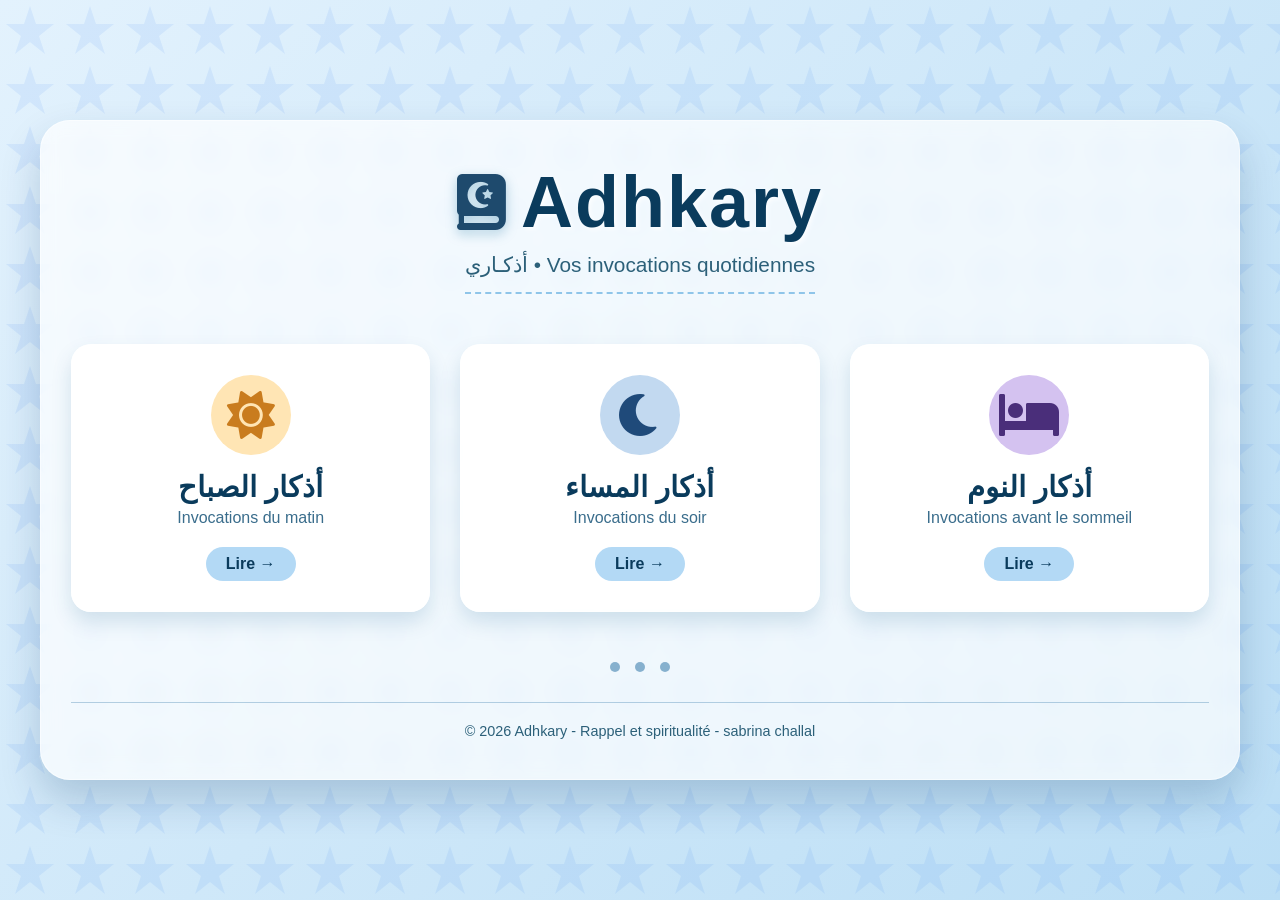
<file: index.html>
<!DOCTYPE html>
<html lang="fr">

<head>
    <meta charset="UTF-8">
    <meta name="viewport" content="width=device-width, initial-scale=1.0">
    <title>Adhkary - Vos invocations quotidiennes</title>
    <link rel="stylesheet" href="style.css">
    <link rel="shortcut icon" href="https://img.icons8.com/ios-filled/50/000000/quran.png">
    <!-- Font Awesome for icons -->
    <link rel="stylesheet" href="https://cdnjs.cloudflare.com/ajax/libs/font-awesome/6.0.0-beta3/css/all.min.css">
</head>

<body>
    <div class="container">
        <header>
            <div class="logo-container">
                <i class="fas fa-quran logo-icon"></i>
                <h1 class="site-title">Adhkary</h1>
            </div>
            <p class="subtitle">أذكـاري • Vos invocations quotidiennes</p>
        </header>

        <main>
            <div class="cards-grid">
                <a href="adhkarmorning.html" class="card morning">
                    <div class="card-icon">
                        <i class="fas fa-sun"></i>
                    </div>
                    <h2>أذكار الصباح</h2>
                    <p>Invocations du matin</p>
                    <span class="card-footer">Lire →</span>
                </a>

                <a href="adhkarnight.html" class="card night">
                    <div class="card-icon">
                        <i class="fas fa-moon"></i>
                    </div>
                    <h2>أذكار المساء</h2>
                    <p>Invocations du soir</p>
                    <span class="card-footer">Lire →</span>
                </a>

                <a href="adhkarsleep.html" class="card sleep">
                    <div class="card-icon">
                        <i class="fas fa-bed"></i>
                    </div>
                    <h2>أذكار النوم</h2>
                    <p>Invocations avant le sommeil</p>
                    <span class="card-footer">Lire →</span>
                </a>
            </div>

            <div class="decorative-line">
                <span class="circle"></span>
                <span class="circle"></span>
                <span class="circle"></span>
            </div>
        </main>

        <footer>
            <p>© 2026 Adhkary - Rappel et spiritualité - sabrina challal</p>
        </footer>
    </div>
</body>

</html>
</file>
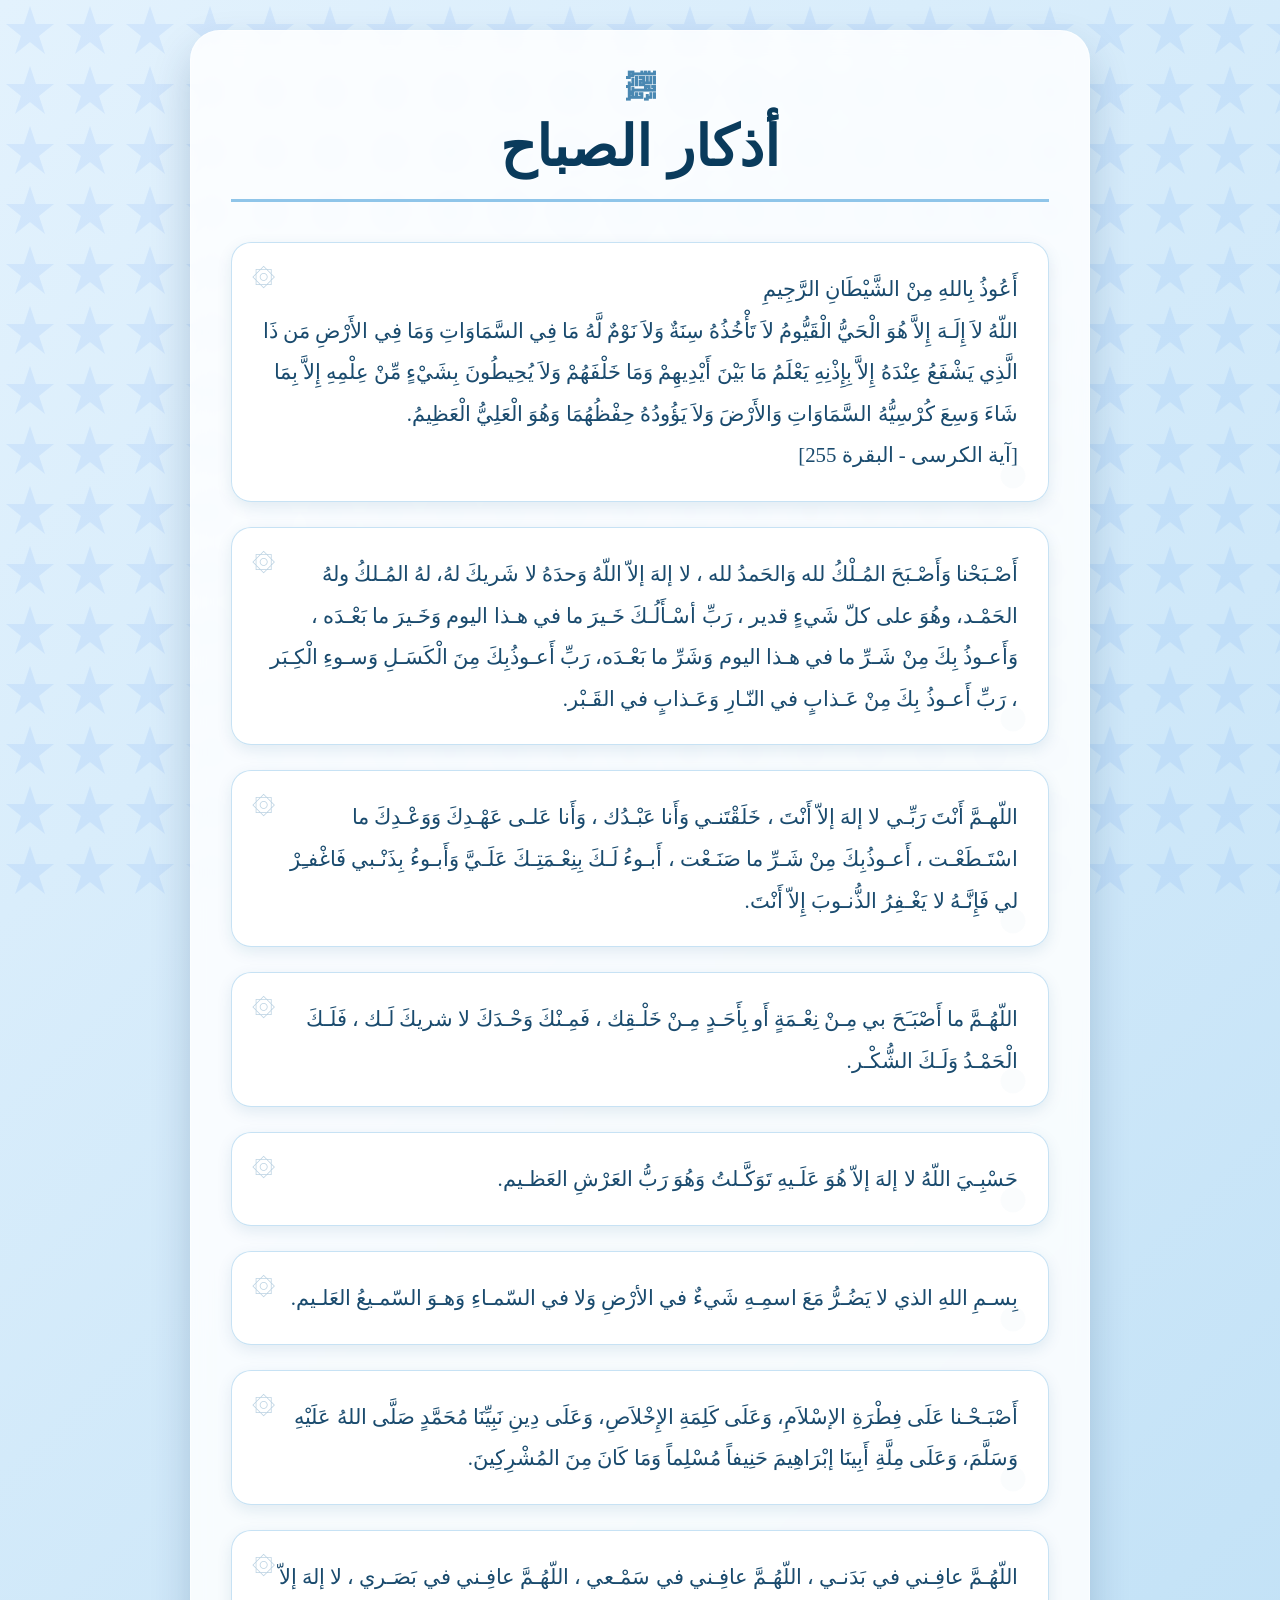
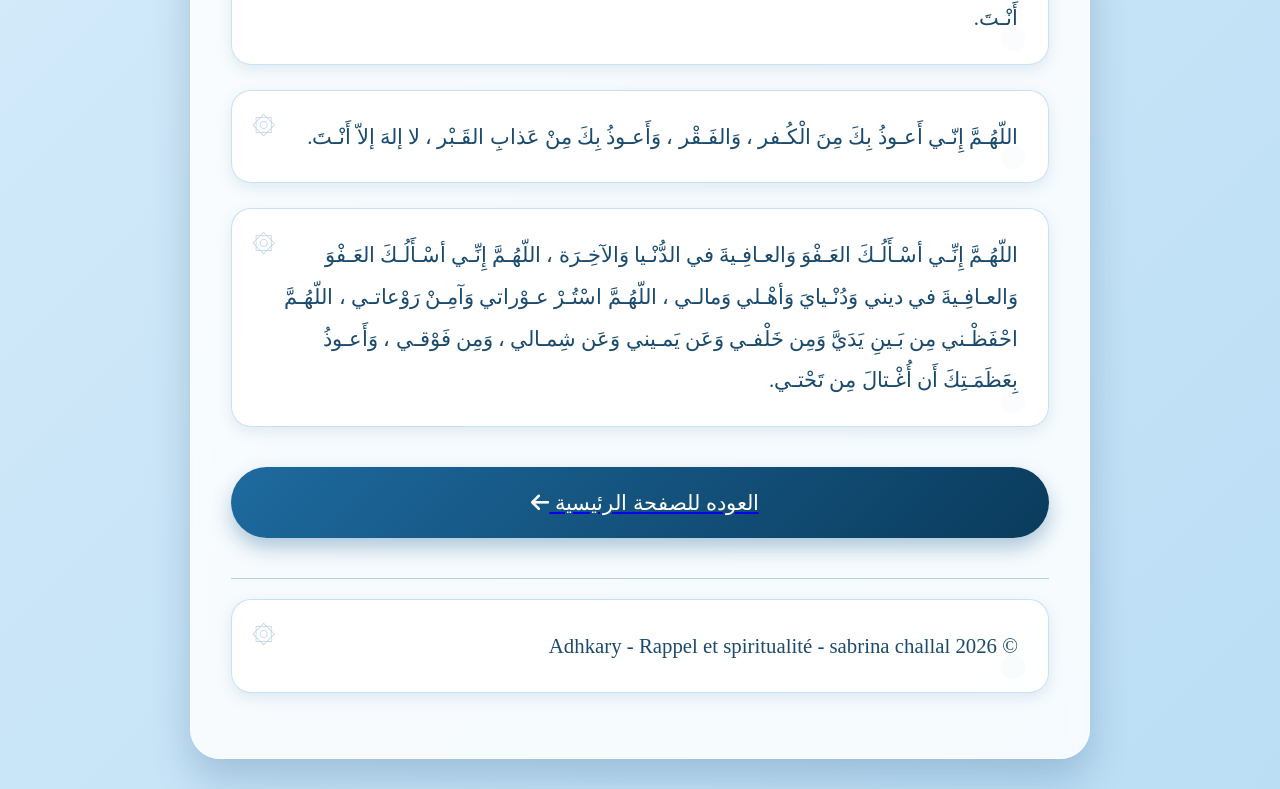
<file: adhkarmorning.html>
<!DOCTYPE html>
<html lang="fr">

<head>
    <meta charset="UTF-8">
    <meta name="viewport" content="width=device-width, initial-scale=1.0">
    <title>Adhkary - أذكار الصباح</title>
    <link rel="stylesheet" href="style1.css">
    <link rel="shortcut icon" href="https://img.icons8.com/ios-filled/50/000000/quran.png">
    <!-- Font Awesome for icons -->
    <link rel="stylesheet" href="https://cdnjs.cloudflare.com/ajax/libs/font-awesome/6.0.0-beta3/css/all.min.css">
</head>

<body>
    <div class="container">
        <h1>أذكار الصباح</h1>

        <p>أَعُوذُ بِاللهِ مِنْ الشَّيْطَانِ الرَّجِيمِ<br>
            اللّهُ لاَ إِلَـهَ إِلاَّ هُوَ الْحَيُّ الْقَيُّومُ لاَ تَأْخُذُهُ سِنَةٌ وَلاَ نَوْمٌ لَّهُ مَا فِي
            السَّمَاوَاتِ وَمَا فِي الأَرْضِ مَن ذَا الَّذِي يَشْفَعُ عِنْدَهُ إِلاَّ بِإِذْنِهِ يَعْلَمُ مَا بَيْنَ
            أَيْدِيهِمْ وَمَا خَلْفَهُمْ وَلاَ يُحِيطُونَ بِشَيْءٍ مِّنْ عِلْمِهِ إِلاَّ بِمَا شَاءَ وَسِعَ كُرْسِيُّهُ
            السَّمَاوَاتِ وَالأَرْضَ وَلاَ يَؤُودُهُ حِفْظُهُمَا وَهُوَ الْعَلِيُّ الْعَظِيمُ.<br>
            [آية الكرسى - البقرة 255]</p>

        <p>أَصْـبَحْنا وَأَصْـبَحَ المُـلْكُ لله وَالحَمدُ لله ، لا إلهَ إلاّ اللّهُ وَحدَهُ لا شَريكَ لهُ، لهُ المُـلكُ
            ولهُ الحَمْـد، وهُوَ على كلّ شَيءٍ قدير ، رَبِّ أسْـأَلُـكَ خَـيرَ ما في هـذا اليوم وَخَـيرَ ما بَعْـدَه ،
            وَأَعـوذُ بِكَ مِنْ شَـرِّ ما في هـذا اليوم وَشَرِّ ما بَعْـدَه، رَبِّ أَعـوذُبِكَ مِنَ الْكَسَـلِ وَسـوءِ
            الْكِـبَر ، رَبِّ أَعـوذُ بِكَ مِنْ عَـذابٍ في النّـارِ وَعَـذابٍ في القَـبْر.</p>

        <p>اللّهـمَّ أَنْتَ رَبِّـي لا إلهَ إلاّ أَنْتَ ، خَلَقْتَنـي وَأَنا عَبْـدُك ، وَأَنا عَلـى عَهْـدِكَ
            وَوَعْـدِكَ ما اسْتَـطَعْـت ، أَعـوذُبِكَ مِنْ شَـرِّ ما صَنَـعْت ، أَبـوءُ لَـكَ بِنِعْـمَتِـكَ عَلَـيَّ
            وَأَبـوءُ بِذَنْـبي فَاغْفـِرْ لي فَإِنَّـهُ لا يَغْـفِرُ الذُّنـوبَ إِلاّ أَنْتَ.</p>

        <p>اللّهُـمَّ ما أَصْبَـَحَ بي مِـنْ نِعْـمَةٍ أَو بِأَحَـدٍ مِـنْ خَلْـقِك ، فَمِـنْكَ وَحْـدَكَ لا شريكَ لَـك
            ، فَلَـكَ الْحَمْـدُ وَلَـكَ الشُّكْـر.</p>

        <p>حَسْبِـيَ اللّهُ لا إلهَ إلاّ هُوَ عَلَـيهِ تَوَكَّـلتُ وَهُوَ رَبُّ العَرْشِ العَظـيم.</p>

        <p>بِسـمِ اللهِ الذي لا يَضُـرُّ مَعَ اسمِـهِ شَيءٌ في الأرْضِ وَلا في السّمـاءِ وَهـوَ السّمـيعُ العَلـيم.</p>

        <p>أَصْبَـحْـنا عَلَى فِطْرَةِ الإسْلاَمِ، وَعَلَى كَلِمَةِ الإِخْلاَصِ، وَعَلَى دِينِ نَبِيِّنَا مُحَمَّدٍ
            صَلَّى اللهُ عَلَيْهِ وَسَلَّمَ، وَعَلَى مِلَّةِ أَبِينَا إبْرَاهِيمَ حَنِيفاً مُسْلِماً وَمَا كَانَ مِنَ
            المُشْرِكِينَ.</p>

        <p>اللّهُـمَّ عافِـني في بَدَنـي ، اللّهُـمَّ عافِـني في سَمْـعي ، اللّهُـمَّ عافِـني في بَصَـري ، لا إلهَ إلاّ
            أَنْـتَ.</p>

        <p>اللّهُـمَّ إِنّـي أَعـوذُ بِكَ مِنَ الْكُـفر ، وَالفَـقْر ، وَأَعـوذُ بِكَ مِنْ عَذابِ القَـبْر ، لا إلهَ
            إلاّ أَنْـتَ.</p>

        <p>اللّهُـمَّ إِنِّـي أسْـأَلُـكَ العَـفْوَ وَالعـافِـيةَ في الدُّنْـيا وَالآخِـرَة ، اللّهُـمَّ إِنِّـي
            أسْـأَلُـكَ العَـفْوَ وَالعـافِـيةَ في ديني وَدُنْـيايَ وَأهْـلي وَمالـي ، اللّهُـمَّ اسْتُـرْ عـوْراتي
            وَآمِـنْ رَوْعاتـي ، اللّهُـمَّ احْفَظْـني مِن بَـينِ يَدَيَّ وَمِن خَلْفـي وَعَن يَمـيني وَعَن شِمـالي ،
            وَمِن فَوْقـي ، وَأَعـوذُ بِعَظَمَـتِكَ أَن أُغْـتالَ مِن تَحْتـي.</p>

        <a href="index.html">
            <p id="ex1"><i class="fas fa-arrow-left" style="margin-left: 10px;"></i> العوده للصفحة الرئيسية</p>
        </a>

        <footer>
            <p>© 2026 Adhkary - Rappel et spiritualité - sabrina challal</p>
        </footer>
    </div>
</body>

</html>
</file>
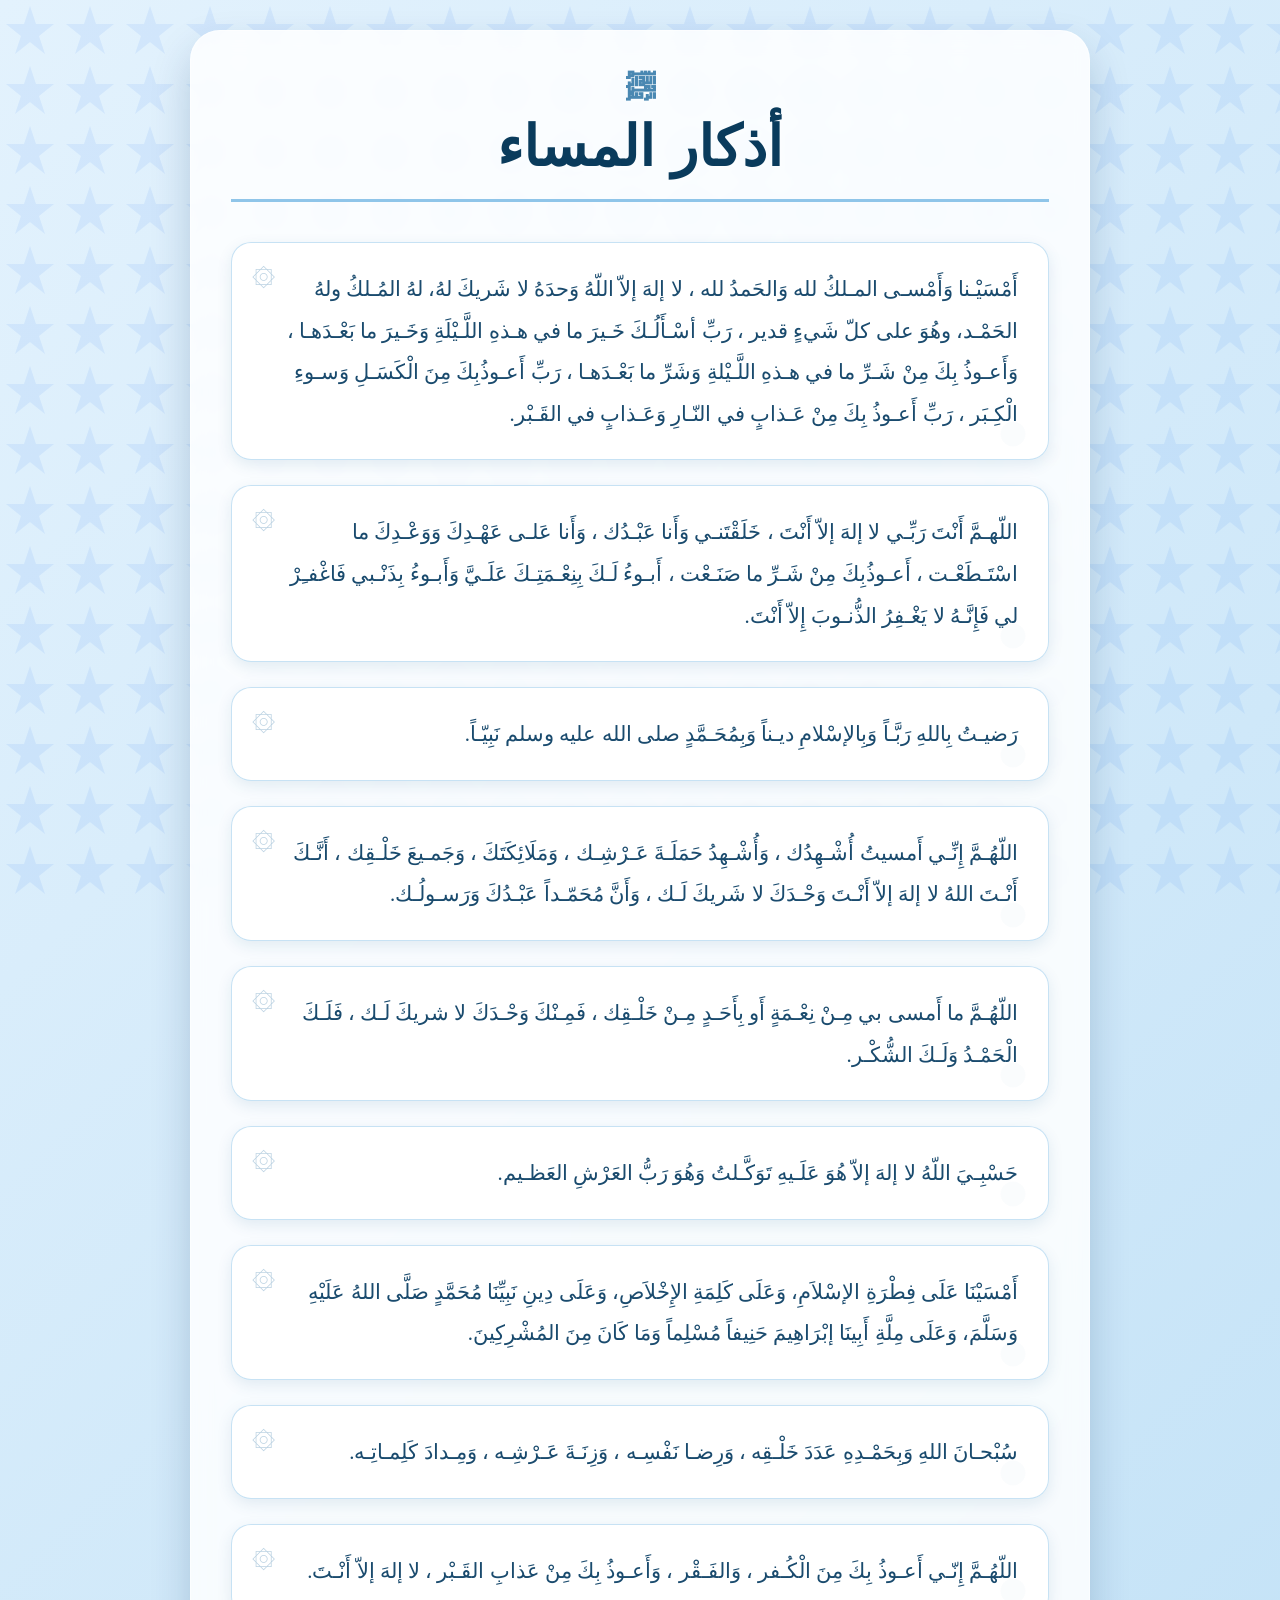
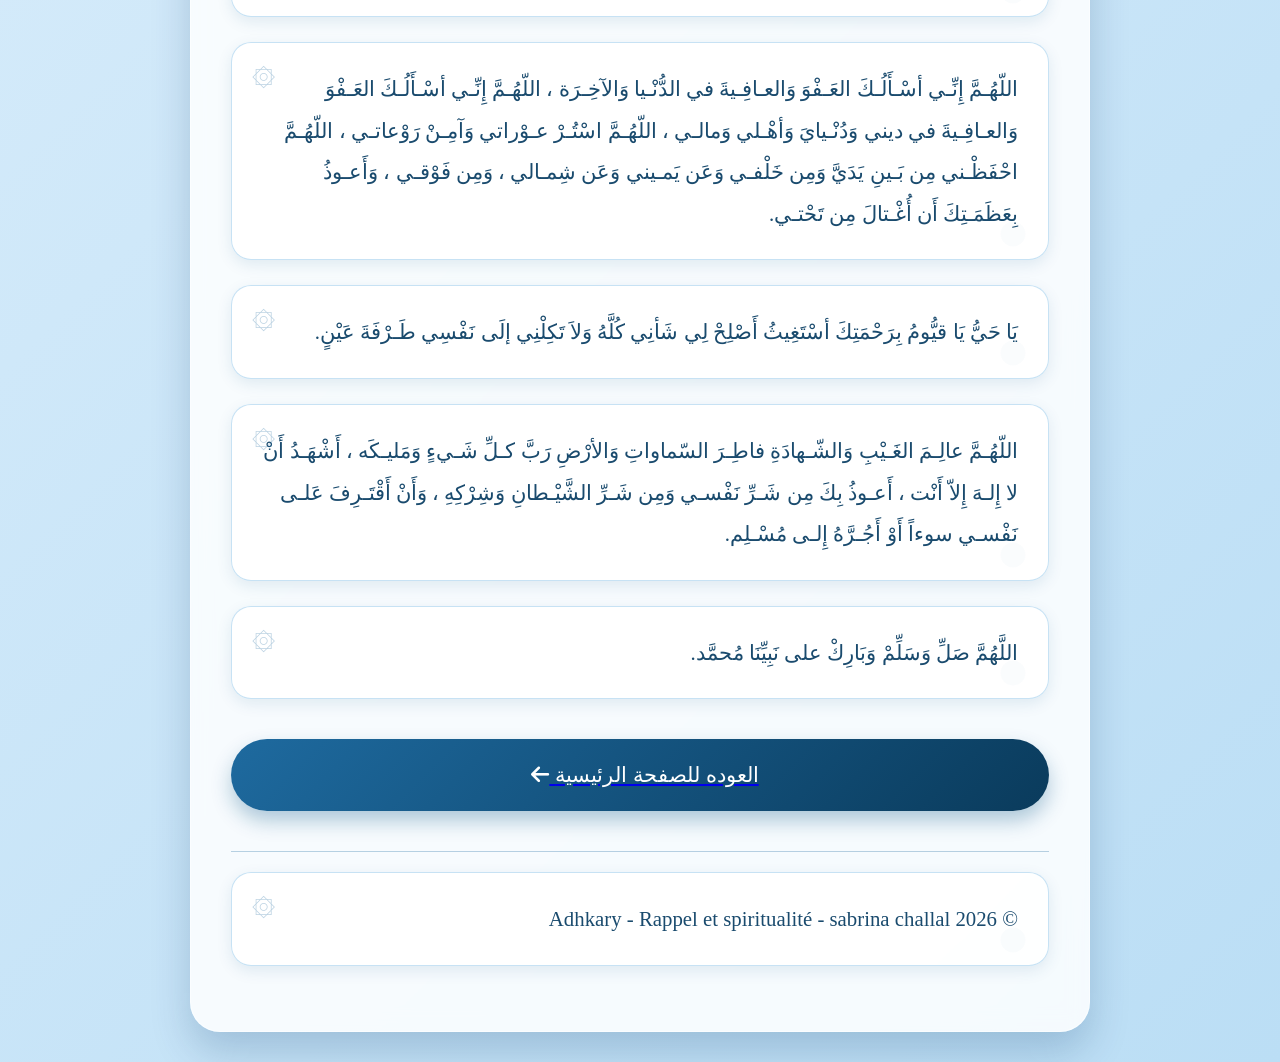
<file: adhkarnight.html>
<!DOCTYPE html>
<html lang="fr">

<head>
    <meta charset="UTF-8">
    <meta name="viewport" content="width=device-width, initial-scale=1.0">
    <title>Adhkary - أذكار المساء</title>
    <link rel="stylesheet" href="style1.css">
    <link rel="shortcut icon" href="https://img.icons8.com/ios-filled/50/000000/quran.png">
    <!-- Font Awesome for icons -->
    <link rel="stylesheet" href="https://cdnjs.cloudflare.com/ajax/libs/font-awesome/6.0.0-beta3/css/all.min.css">
</head>

<body>
    <div class="container">
        <h1>أذكار المساء</h1>

        <p>أَمْسَيْـنا وَأَمْسـى المـلكُ لله وَالحَمدُ لله ، لا إلهَ إلاّ اللّهُ وَحدَهُ لا شَريكَ لهُ، لهُ المُـلكُ
            ولهُ الحَمْـد، وهُوَ على كلّ شَيءٍ قدير ، رَبِّ أسْـأَلُـكَ خَـيرَ ما في هـذهِ اللَّـيْلَةِ وَخَـيرَ ما
            بَعْـدَهـا ، وَأَعـوذُ بِكَ مِنْ شَـرِّ ما في هـذهِ اللَّـيْلةِ وَشَرِّ ما بَعْـدَهـا ، رَبِّ أَعـوذُبِكَ
            مِنَ الْكَسَـلِ وَسـوءِ الْكِـبَر ، رَبِّ أَعـوذُ بِكَ مِنْ عَـذابٍ في النّـارِ وَعَـذابٍ في القَـبْر.</p>

        <p>اللّهـمَّ أَنْتَ رَبِّـي لا إلهَ إلاّ أَنْتَ ، خَلَقْتَنـي وَأَنا عَبْـدُك ، وَأَنا عَلـى عَهْـدِكَ
            وَوَعْـدِكَ ما اسْتَـطَعْـت ، أَعـوذُبِكَ مِنْ شَـرِّ ما صَنَـعْت ، أَبـوءُ لَـكَ بِنِعْـمَتِـكَ عَلَـيَّ
            وَأَبـوءُ بِذَنْـبي فَاغْفـِرْ لي فَإِنَّـهُ لا يَغْـفِرُ الذُّنـوبَ إِلاّ أَنْتَ.</p>

        <p>رَضيـتُ بِاللهِ رَبَّـاً وَبِالإسْلامِ ديـناً وَبِمُحَـمَّدٍ صلى الله عليه وسلم نَبِيّـاً.</p>

        <p>اللّهُـمَّ إِنِّـي أَمسيتُ أُشْـهِدُك ، وَأُشْـهِدُ حَمَلَـةَ عَـرْشِـك ، وَمَلَائِكَتَكَ ، وَجَمـيعَ
            خَلْـقِك ، أَنَّـكَ أَنْـتَ اللهُ لا إلهَ إلاّ أَنْـتَ وَحْـدَكَ لا شَريكَ لَـك ، وَأَنَّ مُحَمّـداً
            عَبْـدُكَ وَرَسـولُـك.</p>

        <p>اللّهُـمَّ ما أَمسى بي مِـنْ نِعْـمَةٍ أَو بِأَحَـدٍ مِـنْ خَلْـقِك ، فَمِـنْكَ وَحْـدَكَ لا شريكَ لَـك ،
            فَلَـكَ الْحَمْـدُ وَلَـكَ الشُّكْـر.</p>

        <p>حَسْبِـيَ اللّهُ لا إلهَ إلاّ هُوَ عَلَـيهِ تَوَكَّـلتُ وَهُوَ رَبُّ العَرْشِ العَظـيم.</p>

        <p>أَمْسَيْنَا عَلَى فِطْرَةِ الإسْلاَمِ، وَعَلَى كَلِمَةِ الإِخْلاَصِ، وَعَلَى دِينِ نَبِيِّنَا مُحَمَّدٍ
            صَلَّى اللهُ عَلَيْهِ وَسَلَّمَ، وَعَلَى مِلَّةِ أَبِينَا إبْرَاهِيمَ حَنِيفاً مُسْلِماً وَمَا كَانَ مِنَ
            المُشْرِكِينَ.</p>

        <p>سُبْحـانَ اللهِ وَبِحَمْـدِهِ عَدَدَ خَلْـقِه ، وَرِضـا نَفْسِـه ، وَزِنَـةَ عَـرْشِـه ، وَمِـدادَ
            كَلِمـاتِـه.</p>

        <p>اللّهُـمَّ إِنّـي أَعـوذُ بِكَ مِنَ الْكُـفر ، وَالفَـقْر ، وَأَعـوذُ بِكَ مِنْ عَذابِ القَـبْر ، لا إلهَ
            إلاّ أَنْـتَ.</p>

        <p>اللّهُـمَّ إِنِّـي أسْـأَلُـكَ العَـفْوَ وَالعـافِـيةَ في الدُّنْـيا وَالآخِـرَة ، اللّهُـمَّ إِنِّـي
            أسْـأَلُـكَ العَـفْوَ وَالعـافِـيةَ في ديني وَدُنْـيايَ وَأهْـلي وَمالـي ، اللّهُـمَّ اسْتُـرْ عـوْراتي
            وَآمِـنْ رَوْعاتـي ، اللّهُـمَّ احْفَظْـني مِن بَـينِ يَدَيَّ وَمِن خَلْفـي وَعَن يَمـيني وَعَن شِمـالي ،
            وَمِن فَوْقـي ، وَأَعـوذُ بِعَظَمَـتِكَ أَن أُغْـتالَ مِن تَحْتـي.</p>

        <p>يَا حَيُّ يَا قيُّومُ بِرَحْمَتِكَ أسْتَغِيثُ أَصْلِحْ لِي شَأنِي كُلَّهُ وَلاَ تَكِلْنِي إلَى نَفْسِي
            طَـرْفَةَ عَيْنٍ.</p>

        <p>اللّهُـمَّ عالِـمَ الغَـيْبِ وَالشّـهادَةِ فاطِـرَ السّماواتِ وَالأرْضِ رَبَّ كـلِّ شَـيءٍ وَمَليـكَه ،
            أَشْهَـدُ أَنْ لا إِلـهَ إِلاّ أَنْت ، أَعـوذُ بِكَ مِن شَـرِّ نَفْسـي وَمِن شَـرِّ الشَّيْـطانِ وَشِرْكِهِ
            ، وَأَنْ أَقْتَـرِفَ عَلـى نَفْسـي سوءاً أَوْ أَجُـرَّهُ إِلـى مُسْـلِم.</p>

        <p>اللَّهُمَّ صَلِّ وَسَلِّمْ وَبَارِكْ على نَبِيِّنَا مُحمَّد.</p>

        <a href="index.html">
            <p id="ex1"><i class="fas fa-arrow-left" style="margin-left: 10px;"></i> العوده للصفحة الرئيسية</p>
        </a>

        <footer>
            <p>© 2026 Adhkary - Rappel et spiritualité - sabrina challal</p>
        </footer>
    </div>
</body>

</html>
</file>
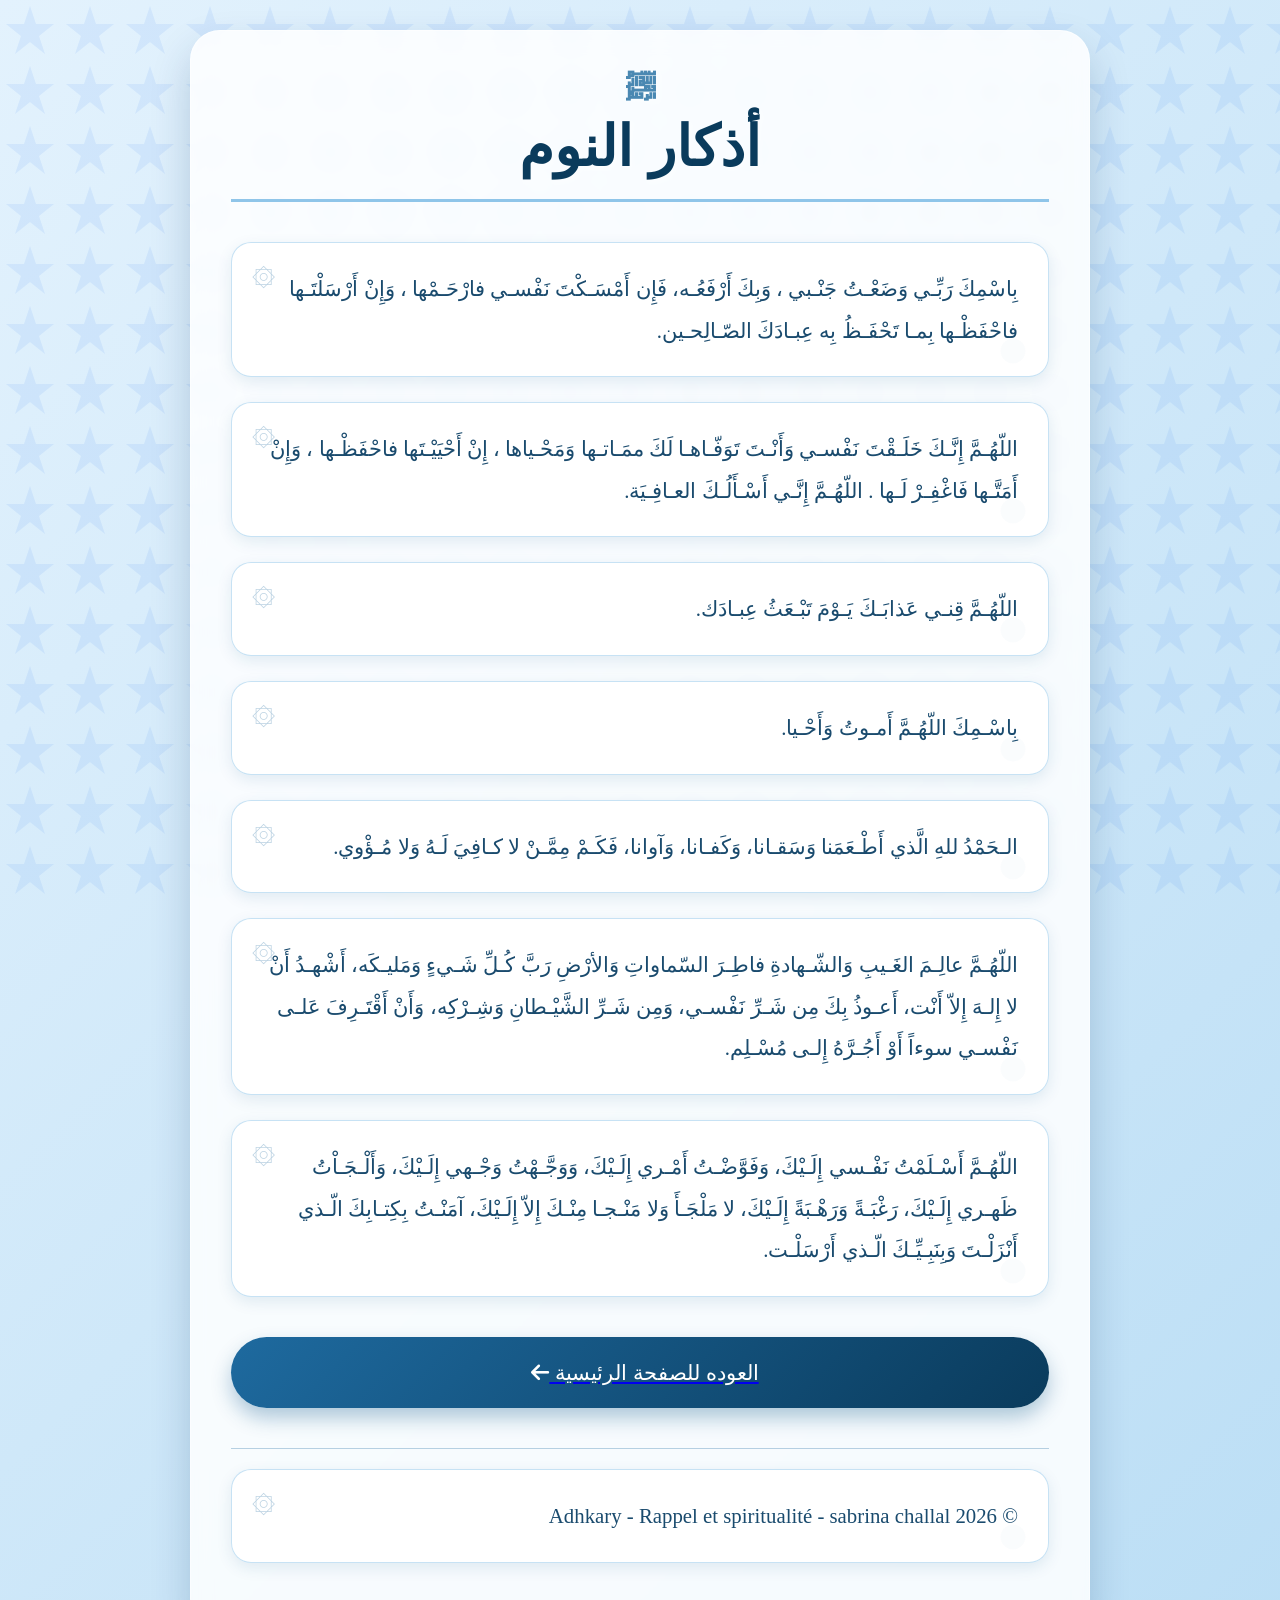
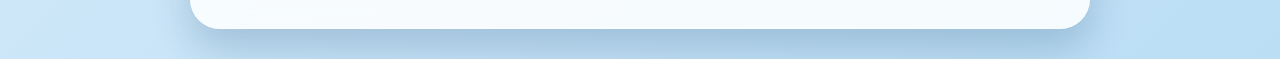
<file: adhkarsleep.html>
<!DOCTYPE html>
<html lang="fr">

<head>
    <meta charset="UTF-8">
    <meta name="viewport" content="width=device-width, initial-scale=1.0">
    <title>Adhkary - أذكار النوم</title>
    <link rel="stylesheet" href="style1.css">
    <link rel="shortcut icon" href="https://img.icons8.com/ios-filled/50/000000/quran.png">
    <!-- Font Awesome for icons -->
    <link rel="stylesheet" href="https://cdnjs.cloudflare.com/ajax/libs/font-awesome/6.0.0-beta3/css/all.min.css">
</head>

<body>
    <div class="container">
        <h1>أذكار النوم</h1>

        <p>بِاسْمِكَ رَبِّـي وَضَعْـتُ جَنْـبي ، وَبِكَ أَرْفَعُـه، فَإِن أَمْسَـكْتَ نَفْسـي فارْحَـمْها ، وَإِنْ
            أَرْسَلْتَـها فاحْفَظْـها بِمـا تَحْفَـظُ بِه عِبـادَكَ الصّـالِحـين.</p>

        <p>اللّهُـمَّ إِنَّـكَ خَلَـقْتَ نَفْسـي وَأَنْـتَ تَوَفّـاهـا لَكَ ممَـاتـها وَمَحْـياها ، إِنْ أَحْيَيْـتَها
            فاحْفَظْـها ، وَإِنْ أَمَتَّـها فَاغْفِـرْ لَـها . اللّهُـمَّ إِنَّـي أَسْـأَلُـكَ العـافِـيَة.</p>

        <p>اللّهُـمَّ قِنـي عَذابَـكَ يَـوْمَ تَبْـعَثُ عِبـادَك.</p>

        <p>بِاسْـمِكَ اللّهُـمَّ أَمـوتُ وَأَحْـيا.</p>

        <p>الـحَمْدُ للهِ الَّذي أَطْـعَمَنا وَسَقـانا، وَكَفـانا، وَآوانا، فَكَـمْ مِمَّـنْ لا كـافِيَ لَـهُ وَلا
            مُـؤْوي.</p>

        <p>اللّهُـمَّ عالِـمَ الغَـيبِ وَالشّـهادةِ فاطِـرَ السّماواتِ وَالأرْضِ رَبَّ كُـلِّ شَـيءٍ وَمَليـكَه،
            أَشْهـدُ أَنْ لا إِلـهَ إِلاّ أَنْت، أَعـوذُ بِكَ مِن شَـرِّ نَفْسـي، وَمِن شَـرِّ الشَّيْـطانِ وَشِـرْكِه،
            وَأَنْ أَقْتَـرِفَ عَلـى نَفْسـي سوءاً أَوْ أَجُـرَّهُ إِلـى مُسْـلِم.</p>

        <p>اللّهُـمَّ أَسْـلَمْتُ نَفْـسي إِلَـيْكَ، وَفَوَّضْـتُ أَمْـري إِلَـيْكَ، وَوَجَّـهْتُ وَجْـهي إِلَـيْكَ،
            وَأَلْـجَـاْتُ ظَهـري إِلَـيْكَ، رَغْبَـةً وَرَهْـبَةً إِلَـيْكَ، لا مَلْجَـأَ وَلا مَنْـجـا مِنْـكَ إِلاّ
            إِلَـيْكَ، آمَنْـتُ بِكِتـابِكَ الّـذي أَنْزَلْـتَ وَبِنَبِـيِّـكَ الّـذي أَرْسَلْـت.</p>

        <a href="index.html">
            <p id="ex1"><i class="fas fa-arrow-left" style="margin-left: 10px;"></i> العوده للصفحة الرئيسية</p>
        </a>

        <footer>
            <p>© 2026 Adhkary - Rappel et spiritualité - sabrina challal</p>
        </footer>
    </div>
</body>

</html>
</file>
<file: style.css>
* {
    margin: 0;
    padding: 0;
    box-sizing: border-box;
    font-family: 'Segoe UI', Tahoma, Geneva, Verdana, sans-serif;
}

body {
    background: linear-gradient(135deg, #e3f2fd 0%, #bbdef5 100%);
    min-height: 100vh;
    display: flex;
    align-items: center;
    justify-content: center;
    padding: 20px;
    position: relative;
    overflow-x: hidden;
}

/* Islamic pattern overlay */
body::before {
    content: "";
    position: fixed;
    top: 0;
    left: 0;
    width: 100%;
    height: 100%;
    background-image: url('data:image/svg+xml;utf8,<svg xmlns="http://www.w3.org/2000/svg" viewBox="0 0 100 100" opacity="0.1"><path d="M50 10 L60 40 L90 40 L65 60 L75 90 L50 70 L25 90 L35 60 L10 40 L40 40 Z" fill="%234285f5"/></svg>');
    background-size: 60px 60px;
    pointer-events: none;
    z-index: 0;
}

.container {
    max-width: 1200px;
    width: 100%;
    background: rgba(255, 255, 255, 0.7);
    backdrop-filter: blur(10px);
    border-radius: 30px;
    box-shadow: 0 20px 40px rgba(0, 50, 100, 0.2);
    padding: 40px 30px;
    position: relative;
    z-index: 1;
    border: 1px solid rgba(255, 255, 255, 0.5);
}

/* Header styles */
header {
    text-align: center;
    margin-bottom: 50px;
}

.logo-container {
    display: flex;
    align-items: center;
    justify-content: center;
    gap: 15px;
    margin-bottom: 10px;
}

.logo-icon {
    font-size: 3.5rem;
    color: #1e4a6d;
    filter: drop-shadow(0 4px 6px rgba(0, 100, 150, 0.3));
    animation: glow 3s ease-in-out infinite;
}

@keyframes glow {

    0%,
    100% {
        transform: scale(1);
        opacity: 1;
    }

    50% {
        transform: scale(1.1);
        opacity: 0.9;
    }
}

.site-title {
    font-size: clamp(2.5rem, 8vw, 4.5rem);
    font-weight: 700;
    color: #0a3b5c;
    text-shadow: 2px 2px 4px rgba(255, 255, 255, 0.8);
    letter-spacing: 2px;
}

.subtitle {
    font-size: clamp(1rem, 4vw, 1.3rem);
    color: #2c6079;
    border-bottom: 2px dashed #8fc5e9;
    padding-bottom: 15px;
    display: inline-block;
}

/* Cards grid */
.cards-grid {
    display: grid;
    grid-template-columns: repeat(auto-fit, minmax(250px, 1fr));
    gap: 30px;
    margin-bottom: 50px;
}

.card {
    background: rgba(255, 255, 255, 0.9);
    backdrop-filter: blur(5px);
    border-radius: 20px;
    padding: 30px 20px;
    text-decoration: none;
    color: #0a3b5c;
    display: flex;
    flex-direction: column;
    align-items: center;
    text-align: center;
    transition: all 0.3s ease;
    border: 1px solid rgba(255, 255, 255, 0.6);
    box-shadow: 0 10px 20px rgba(0, 80, 130, 0.15);
    position: relative;
    overflow: hidden;
}

.card::before {
    content: "";
    position: absolute;
    top: -50%;
    left: -50%;
    width: 200%;
    height: 200%;
    background: radial-gradient(circle, rgba(100, 180, 250, 0.2) 0%, transparent 70%);
    opacity: 0;
    transition: opacity 0.5s;
}

.card:hover {
    transform: translateY(-10px);
    box-shadow: 0 20px 30px rgba(0, 100, 150, 0.3);
    border-color: #8fc5e9;
}

.card:hover::before {
    opacity: 1;
}

.card-icon {
    font-size: 3rem;
    margin-bottom: 15px;
    color: #1e6a9f;
    background: rgba(200, 230, 255, 0.5);
    width: 80px;
    height: 80px;
    display: flex;
    align-items: center;
    justify-content: center;
    border-radius: 50%;
    transition: transform 0.3s;
}

.card:hover .card-icon {
    transform: rotate(10deg) scale(1.1);
}

.card h2 {
    font-size: 1.8rem;
    margin-bottom: 5px;
    color: #0a3b5c;
    font-weight: 600;
}

.card p {
    font-size: 1rem;
    margin-bottom: 20px;
    color: #3a6d8c;
}

.card-footer {
    margin-top: auto;
    padding: 8px 20px;
    background: #b3d9f5;
    border-radius: 30px;
    font-weight: 600;
    color: #0a3b5c;
    transition: background 0.3s;
}

.card:hover .card-footer {
    background: #7bb8e8;
    color: white;
}

/* Card specific colors */
.card.morning .card-icon {
    background: #ffe5b4;
    color: #c97c1e;
}

.card.night .card-icon {
    background: #c2d9f0;
    color: #1f4a7a;
}

.card.sleep .card-icon {
    background: #d4c2f0;
    color: #4a2e7a;
}

/* Decorative line */
.decorative-line {
    display: flex;
    justify-content: center;
    align-items: center;
    gap: 15px;
    margin: 20px 0;
}

.circle {
    width: 10px;
    height: 10px;
    background: #1e6a9f;
    border-radius: 50%;
    opacity: 0.5;
}

/* Footer */
footer {
    text-align: center;
    margin-top: 30px;
    padding-top: 20px;
    border-top: 1px solid rgba(30, 106, 159, 0.3);
    color: #2c6079;
    font-size: 0.9rem;
}

/* Responsive adjustments */
@media screen and (max-width: 768px) {
    .container {
        padding: 30px 20px;
    }

    .cards-grid {
        gap: 20px;
    }

    .card {
        padding: 20px 15px;
    }

    .card h2 {
        font-size: 1.5rem;
    }

    .logo-icon {
        font-size: 2.8rem;
    }
}

@media screen and (max-width: 480px) {
    body {
        padding: 10px;
    }

    .container {
        padding: 20px 15px;
        border-radius: 20px;
    }

    .logo-container {
        gap: 10px;
    }

    .logo-icon {
        font-size: 2.2rem;
    }

    .site-title {
        font-size: 2.2rem;
    }

    .card-icon {
        width: 60px;
        height: 60px;
        font-size: 2.2rem;
    }
}

/* Landscape orientation */
@media screen and (max-height: 600px) and (orientation: landscape) {
    .cards-grid {
        grid-template-columns: repeat(3, 1fr);
        gap: 15px;
    }

    .container {
        padding: 20px;
    }

    header {
        margin-bottom: 25px;
    }
}
</file>
<file: style1.css>
* {
    margin: 0;
    padding: 0;
    box-sizing: border-box;
    font-family: 'Segoe UI', Tahoma, Geneva, Verdana, sans-serif;
}

body {
    background: linear-gradient(135deg, #e3f2fd 0%, #bbdef5 100%);
    min-height: 100vh;
    padding: 30px 20px;
    position: relative;
    overflow-x: hidden;
}

/* Islamic pattern overlay */
body::before {
    content: "";
    position: fixed;
    top: 0;
    left: 0;
    width: 100%;
    height: 100%;
    background-image: url('data:image/svg+xml;utf8,<svg xmlns="http://www.w3.org/2000/svg" viewBox="0 0 100 100" opacity="0.1"><path d="M50 10 L60 40 L90 40 L65 60 L75 90 L50 70 L25 90 L35 60 L10 40 L40 40 Z" fill="%234285f5"/></svg>');
    background-size: 60px 60px;
    pointer-events: none;
    z-index: 0;
}

.container {
    max-width: 900px;
    margin: 0 auto;
    background: rgba(255, 255, 255, 0.85);
    backdrop-filter: blur(10px);
    border-radius: 30px;
    box-shadow: 0 20px 40px rgba(0, 50, 100, 0.2);
    padding: 40px;
    position: relative;
    z-index: 1;
    border: 1px solid rgba(255, 255, 255, 0.5);
}

/* Header styles */
h1 {
    text-align: center;
    font-size: clamp(2rem, 8vw, 3.5rem);
    color: #0a3b5c;
    margin-bottom: 40px;
    padding-bottom: 20px;
    border-bottom: 3px solid #8fc5e9;
    position: relative;
    font-weight: 700;
    text-shadow: 2px 2px 4px rgba(255, 255, 255, 0.5);
}

h1::before {
    content: "﷽";
    display: block;
    font-size: 1.8rem;
    color: #1e6a9f;
    margin-bottom: 10px;
    opacity: 0.8;
}

/* Prayer cards */
p {
    text-align: right;
    font-size: clamp(1rem, 4vw, 1.3rem);
    line-height: 2;
    padding: 25px 30px;
    margin-bottom: 25px;
    background: rgba(255, 255, 255, 0.9);
    border: 1px solid rgba(143, 197, 233, 0.5);
    border-radius: 20px;
    color: #1a4b6e;
    box-shadow: 0 5px 15px rgba(0, 80, 130, 0.1);
    transition: all 0.3s ease;
    position: relative;
    direction: rtl;
    font-family: 'Traditional Arabic', 'Amiri', 'Scheherazade', serif;
}

p:hover {
    transform: translateY(-5px);
    box-shadow: 0 15px 30px rgba(30, 106, 159, 0.2);
    border-color: #1e6a9f;
    background: #ffffff;
}

/* Decorative element for each prayer */
p::before {
    content: "۞";
    position: absolute;
    top: 10px;
    left: 20px;
    color: #1e6a9f;
    font-size: 1.5rem;
    opacity: 0.3;
}

p::after {
    content: "";
    position: absolute;
    bottom: 10px;
    right: 20px;
    width: 30px;
    height: 30px;
    background: url('data:image/svg+xml;utf8,<svg xmlns="http://www.w3.org/2000/svg" viewBox="0 0 24 24" fill="%231e6a9f" opacity="0.1"><path d="M12 2C6.48 2 2 6.48 2 12s4.48 10 10 10 10-4.48 10-10S17.52 2 12 2z"/></svg>');
    background-size: contain;
    opacity: 0.2;
}

/* Special style for the return button */
#ex1 {
    text-align: center;
    background: linear-gradient(135deg, #1e6a9f, #0a3b5c);
    color: white !important;
    font-size: 1.3rem;
    padding: 15px 30px;
    border: none;
    border-radius: 50px;
    cursor: pointer;
    transition: all 0.3s ease;
    margin-top: 40px;
    font-family: 'Segoe UI', sans-serif;
    direction: ltr;
    box-shadow: 0 10px 20px rgba(0, 80, 130, 0.3);
}

#ex1:hover {
    background: linear-gradient(135deg, #0a3b5c, #1e6a9f);
    transform: scale(1.05);
    box-shadow: 0 15px 30px rgba(0, 100, 150, 0.4);
}

#ex1::before,
#ex1::after {
    display: none;
}



/* Footer style for consistency with home page */
footer {
    text-align: center;
    margin-top: 40px;
    padding-top: 20px;
    color: #2c6079;
    font-size: 0.9rem;
    border-top: 1px solid rgba(30, 106, 159, 0.3);
}

/* Responsive design */
@media screen and (max-width: 768px) {
    body {
        padding: 15px;
    }

    .container {
        padding: 25px;
    }

    p {
        padding: 20px;
        font-size: 1.1rem;
        line-height: 1.8;
    }

    h1 {
        font-size: 2rem;
    }

    h1::before {
        font-size: 1.3rem;
    }
}

@media screen and (max-width: 480px) {
    .container {
        padding: 15px;
        border-radius: 20px;
    }

    p {
        padding: 15px;
        font-size: 1rem;
        margin-bottom: 15px;
    }

    h1 {
        font-size: 1.8rem;
        margin-bottom: 25px;
    }

    #ex1 {
        font-size: 1.1rem;
        padding: 12px 20px;
    }
}

/* Landscape mode */
@media screen and (max-height: 600px) and (orientation: landscape) {
    body {
        padding: 10px;
    }

    .container {
        padding: 20px;
    }

    p {
        margin-bottom: 15px;
        padding: 12px 20px;
    }
}

/* Print styles */
@media print {
    body {
        background: white;
        padding: 0;
    }

    body::before {
        display: none;
    }

    .container {
        box-shadow: none;
        background: white;
    }

    p {
        break-inside: avoid;
        box-shadow: none;
        border: 1px solid #ccc;
    }

    #ex1 {
        background: white;
        color: black !important;
        border: 1px solid black;
    }
}
</file>
